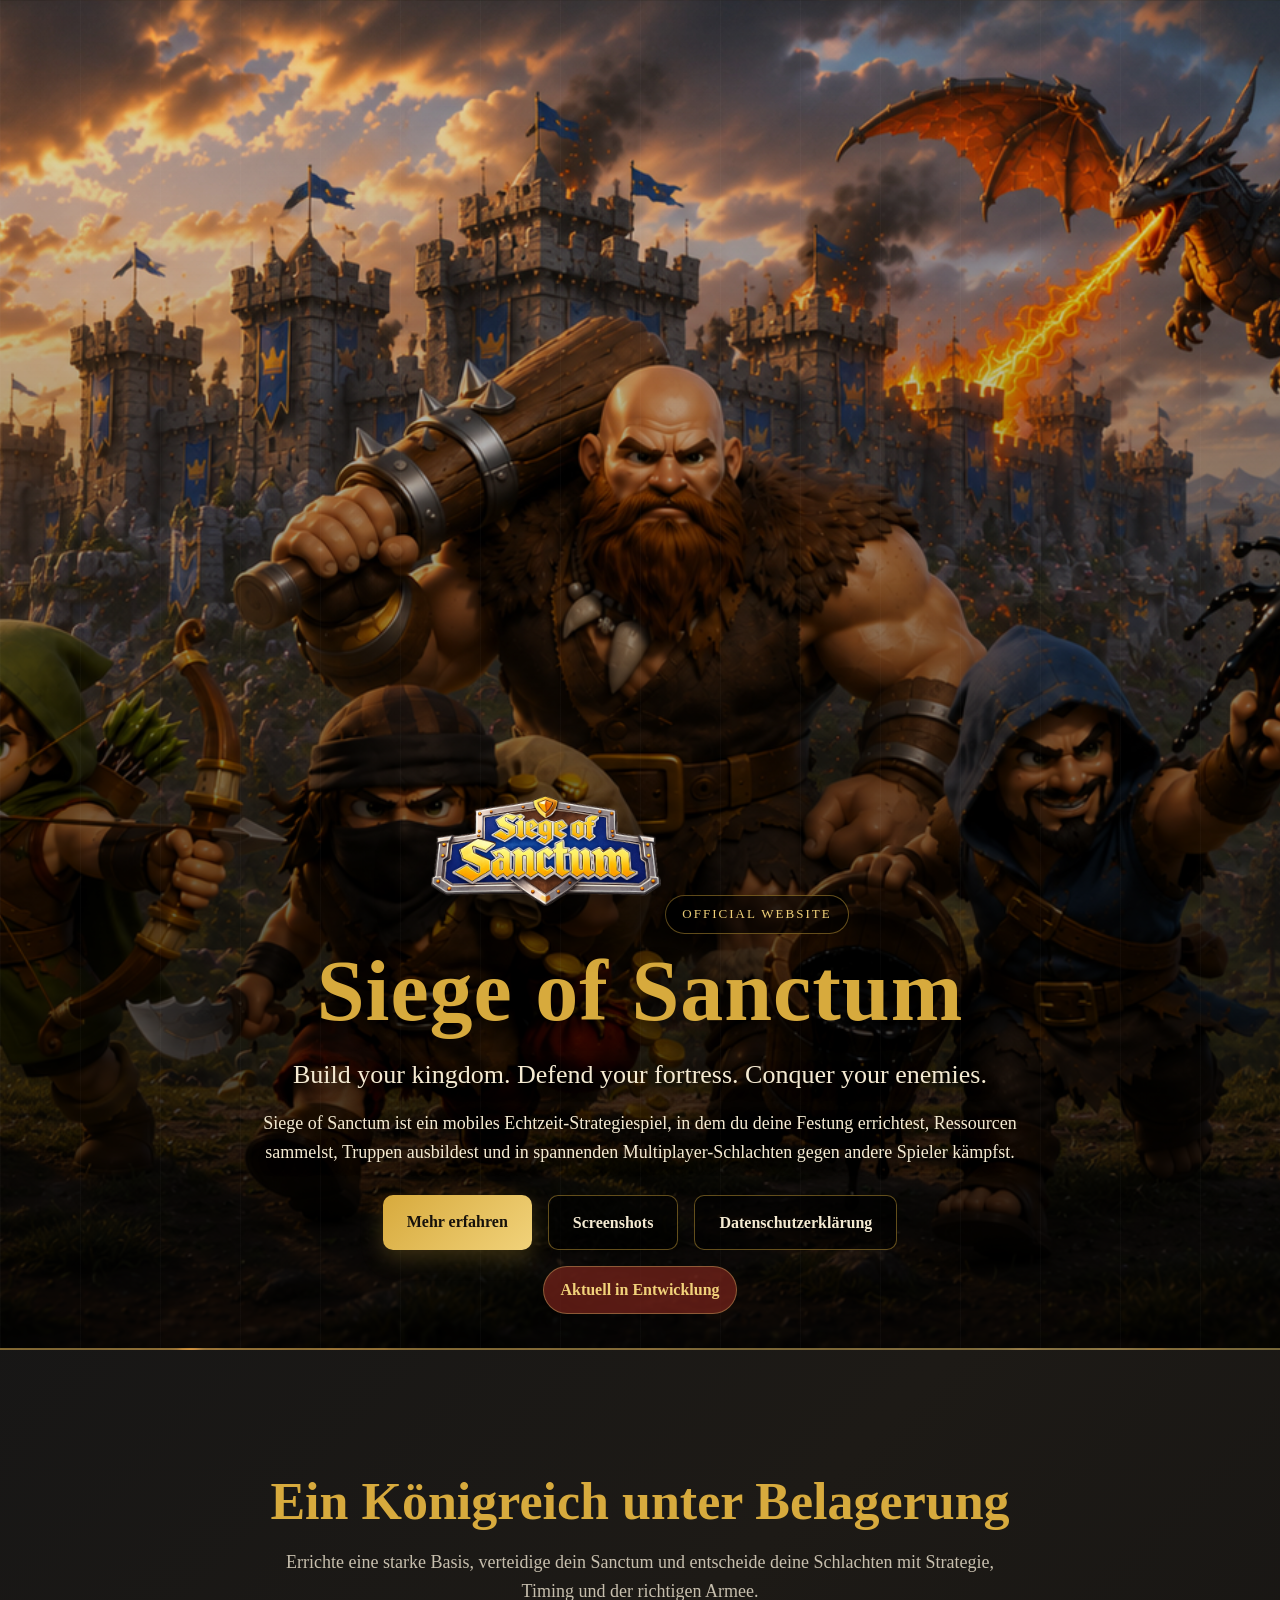
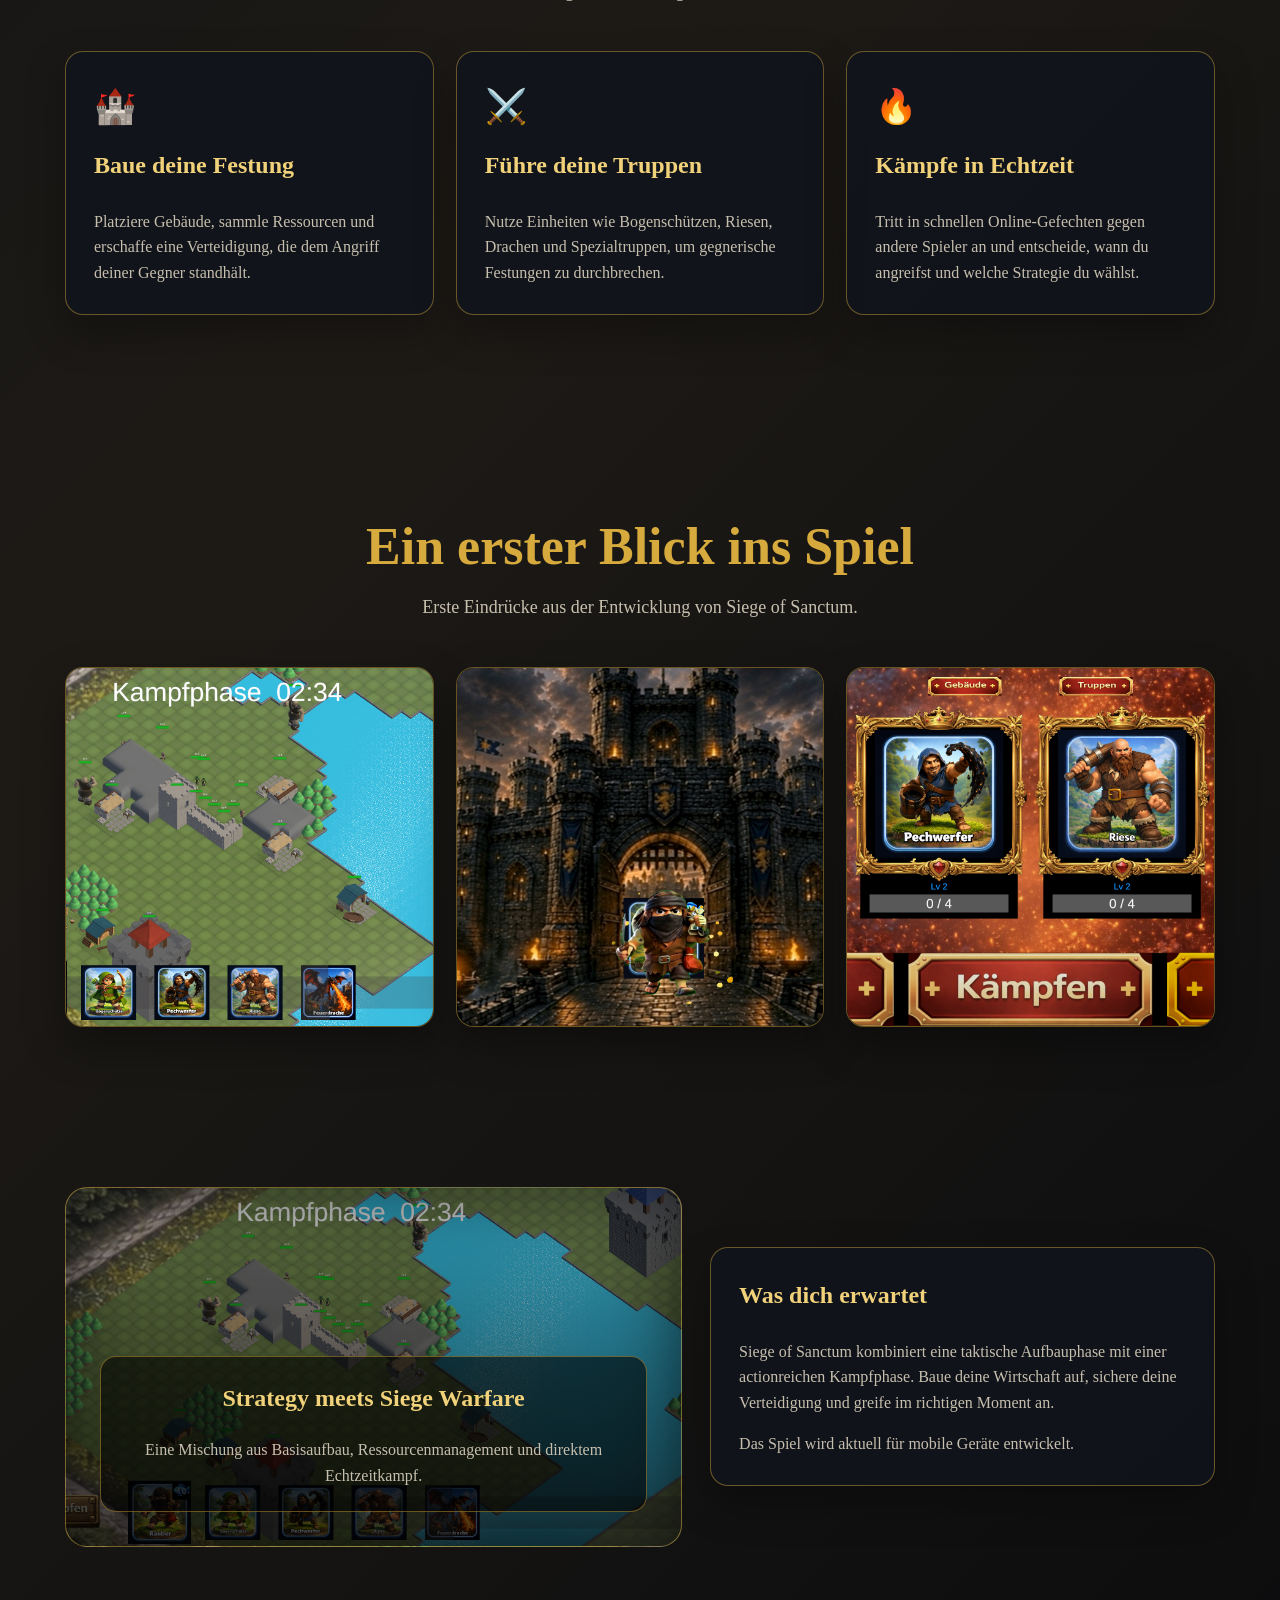
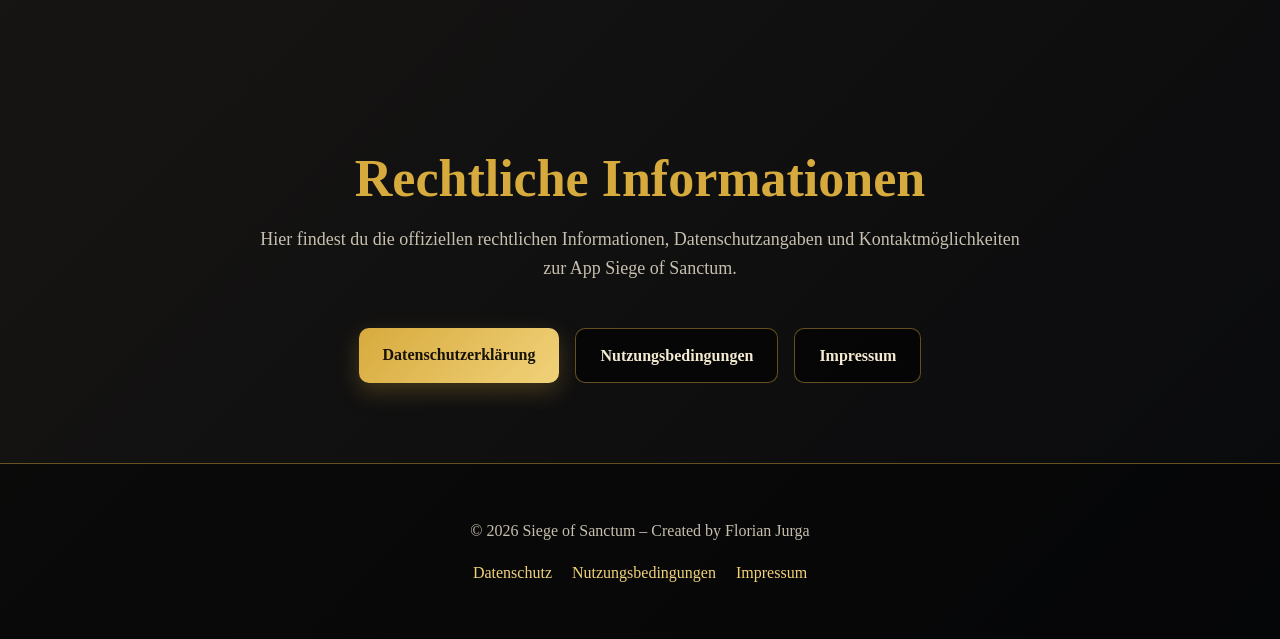
<file: index.html>
<!DOCTYPE html>
<html lang="de">

<head>
    <meta charset="UTF-8">
    <meta name="viewport" content="width=device-width, initial-scale=1.0">
    <title>Siege of Sanctum – Official Website</title>

    <style>
        :root {
            --bg-dark: #0f1115;
            --bg-card: rgba(17, 20, 28, 0.88);
            --gold: #d7aa3d;
            --gold-light: #f1d27a;
            --text-main: #f4ead2;
            --text-muted: #c7bfae;
            --border: rgba(215, 170, 61, 0.45);
            --red: #7b241c;
        }

        * {
            box-sizing: border-box;
        }

        html {
            scroll-behavior: smooth;
        }

        body {
            margin: 0;
            font-family: Georgia, "Times New Roman", serif;
            background:
                radial-gradient(circle at top, rgba(215, 170, 61, 0.18), transparent 35%),
                linear-gradient(135deg, #0f1115 0%, #1d1a16 45%, #090a0d 100%);
            color: var(--text-main);
            line-height: 1.6;
        }

        a {
            color: inherit;
        }

        .hero {
            min-height: 150vh;
            height: 150vh;
            display: block;
            text-align: center;
            padding: 0;
            position: relative;
            overflow: hidden;
            border-bottom: 2px solid var(--border);
            background-image:
                linear-gradient(rgba(0, 0, 0, 0.04), rgba(0, 0, 0, 0.86)),
                url("assets/hero.jpg");
            background-size: cover;
            background-position: center top;
        }

        .hero::before {
            content: "";
            position: absolute;
            inset: 0;
            background:
                repeating-linear-gradient(
                    90deg,
                    rgba(255,255,255,0.025) 0px,
                    rgba(255,255,255,0.025) 1px,
                    transparent 1px,
                    transparent 80px
                );
            pointer-events: none;
            z-index: 0;
        }

        .hero-content {
            position: absolute;
            left: 50%;
            bottom: 34px;
            transform: translateX(-50%);
            width: 100%;
            max-width: 1050px;
            z-index: 1;
            padding: 0 20px;
        }

        .game-logo {
            width: min(230px, 58vw);
            height: auto;
            margin-bottom: 12px;
            filter: drop-shadow(0 14px 26px rgba(0,0,0,0.85));
        }

        .eyebrow {
            display: inline-block;
            color: var(--gold-light);
            border: 1px solid var(--border);
            padding: 8px 16px;
            border-radius: 999px;
            letter-spacing: 2px;
            text-transform: uppercase;
            font-size: 13px;
            margin-bottom: 14px;
            background: rgba(0, 0, 0, 0.60);
        }

        h1 {
            margin: 0;
            font-size: clamp(44px, 7vw, 86px);
            line-height: 1;
            color: var(--gold);
            text-shadow: 0 8px 20px rgba(0,0,0,0.95);
            letter-spacing: 1px;
        }

        .subtitle {
            margin: 20px auto 0;
            max-width: 760px;
            font-size: clamp(18px, 2.5vw, 26px);
            color: var(--text-main);
            text-shadow: 0 4px 14px rgba(0,0,0,0.95);
        }

        .hero-text {
            margin: 14px auto 0;
            max-width: 780px;
            color: var(--text-main);
            font-size: 18px;
            text-shadow: 0 4px 14px rgba(0,0,0,0.95);
        }

        .hero-buttons {
            display: flex;
            flex-wrap: wrap;
            justify-content: center;
            gap: 16px;
            margin-top: 28px;
        }

        .btn {
            display: inline-block;
            text-decoration: none;
            padding: 14px 24px;
            border-radius: 10px;
            font-weight: bold;
            transition: 0.2s ease;
        }

        .btn-primary {
            background: linear-gradient(135deg, var(--gold), var(--gold-light));
            color: #17120b;
            box-shadow: 0 8px 22px rgba(215, 170, 61, 0.25);
        }

        .btn-primary:hover {
            transform: translateY(-2px);
            box-shadow: 0 12px 26px rgba(215, 170, 61, 0.38);
        }

        .btn-secondary {
            border: 1px solid var(--border);
            background: rgba(0,0,0,0.60);
            color: var(--text-main);
        }

        .btn-secondary:hover {
            background: rgba(215, 170, 61, 0.12);
        }

        .status {
            display: inline-block;
            margin-top: 16px;
            padding: 10px 16px;
            border-radius: 999px;
            background: rgba(123, 36, 28, 0.70);
            border: 1px solid rgba(241, 210, 122, 0.35);
            color: var(--gold-light);
            font-weight: bold;
        }

        .section {
            padding: 80px 20px;
        }

        .container {
            max-width: 1150px;
            margin: 0 auto;
        }

        .section-title {
            text-align: center;
            margin-bottom: 18px;
            color: var(--gold);
            font-size: clamp(32px, 5vw, 52px);
            line-height: 1.1;
        }

        .section-intro {
            text-align: center;
            max-width: 760px;
            margin: 0 auto 45px;
            color: var(--text-muted);
            font-size: 18px;
        }

        .grid {
            display: grid;
            grid-template-columns: repeat(3, 1fr);
            gap: 22px;
        }

        .card {
            background: var(--bg-card);
            border: 1px solid var(--border);
            border-radius: 18px;
            padding: 28px;
            box-shadow: 0 18px 40px rgba(0,0,0,0.28);
        }

        .card h3 {
            color: var(--gold-light);
            margin-top: 0;
            font-size: 24px;
        }

        .card p {
            color: var(--text-muted);
            margin-bottom: 0;
        }

        .feature-icon {
            font-size: 34px;
            margin-bottom: 12px;
        }

        .screenshots {
            display: grid;
            grid-template-columns: repeat(3, 1fr);
            gap: 22px;
        }

        .screenshots img {
            width: 100%;
            height: 360px;
            object-fit: cover;
            border-radius: 18px;
            border: 1px solid var(--border);
            box-shadow: 0 18px 40px rgba(0,0,0,0.35);
            background: rgba(0,0,0,0.35);
        }

        .showcase {
            display: grid;
            grid-template-columns: 1.1fr 0.9fr;
            gap: 28px;
            align-items: center;
        }

        .showcase-box {
            min-height: 360px;
            border-radius: 22px;
            border: 1px solid var(--border);
            background:
                linear-gradient(rgba(0,0,0,0.20), rgba(0,0,0,0.65)),
                url("assets/screenshot-1.jpg");
            background-size: cover;
            background-position: center;
            display: flex;
            align-items: end;
            justify-content: center;
            text-align: center;
            padding: 34px;
            box-shadow: inset 0 0 80px rgba(0,0,0,0.65);
        }

        .showcase-box-content {
            background: rgba(0,0,0,0.58);
            border: 1px solid var(--border);
            border-radius: 16px;
            padding: 22px;
            width: 100%;
        }

        .showcase-box h2 {
            margin-top: 0;
            color: var(--gold-light);
        }

        .showcase-box p {
            color: var(--text-muted);
            margin-bottom: 0;
        }

        .legal-links {
            display: flex;
            flex-wrap: wrap;
            justify-content: center;
            gap: 16px;
            margin-top: 30px;
        }

        footer {
            padding: 38px 20px;
            border-top: 1px solid var(--border);
            text-align: center;
            color: var(--text-muted);
            background: rgba(0,0,0,0.45);
        }

        footer a {
            color: var(--gold-light);
            text-decoration: none;
            margin: 0 8px;
        }

        footer a:hover {
            text-decoration: underline;
        }

        @media (max-width: 850px) {
            .grid,
            .showcase,
            .screenshots {
                grid-template-columns: 1fr;
            }

            .hero {
                height: 118vh;
                min-height: 118vh;
                background-position: center top;
            }

            .hero-content {
                bottom: 28px;
                padding: 0 16px;
            }

            .game-logo {
                width: min(190px, 60vw);
                margin-bottom: 10px;
            }

            h1 {
                font-size: clamp(40px, 11vw, 64px);
            }

            .subtitle {
                margin-top: 14px;
                font-size: 18px;
            }

            .hero-text {
                font-size: 16px;
            }

            .hero-buttons {
                gap: 10px;
                margin-top: 20px;
            }

            .btn {
                padding: 12px 18px;
            }

            .screenshots img {
                height: auto;
            }
        }
    </style>
</head>

<body>

    <header class="hero">
        <div class="hero-content">

            <img class="game-logo" src="assets/logo.png" alt="Siege of Sanctum Logo">

            <div class="eyebrow">Official Website</div>

            <h1>Siege of Sanctum</h1>

            <p class="subtitle">
                Build your kingdom. Defend your fortress. Conquer your enemies.
            </p>

            <p class="hero-text">
                Siege of Sanctum ist ein mobiles Echtzeit-Strategiespiel, in dem du deine Festung errichtest,
                Ressourcen sammelst, Truppen ausbildest und in spannenden Multiplayer-Schlachten gegen andere Spieler kämpfst.
            </p>

            <div class="hero-buttons">
                <a class="btn btn-primary" href="#game">Mehr erfahren</a>
                <a class="btn btn-secondary" href="#screenshots">Screenshots</a>
                <a class="btn btn-secondary" href="privacy-policy.html">Datenschutzerklärung</a>
            </div>

            <div class="status">
                Aktuell in Entwicklung
            </div>
        </div>
    </header>

    <main>

        <section class="section" id="game">
            <div class="container">
                <h2 class="section-title">Ein Königreich unter Belagerung</h2>

                <p class="section-intro">
                    Errichte eine starke Basis, verteidige dein Sanctum und entscheide deine Schlachten mit Strategie,
                    Timing und der richtigen Armee.
                </p>

                <div class="grid">
                    <div class="card">
                        <div class="feature-icon">🏰</div>
                        <h3>Baue deine Festung</h3>
                        <p>
                            Platziere Gebäude, sammle Ressourcen und erschaffe eine Verteidigung,
                            die dem Angriff deiner Gegner standhält.
                        </p>
                    </div>

                    <div class="card">
                        <div class="feature-icon">⚔️</div>
                        <h3>Führe deine Truppen</h3>
                        <p>
                            Nutze Einheiten wie Bogenschützen, Riesen, Drachen und Spezialtruppen,
                            um gegnerische Festungen zu durchbrechen.
                        </p>
                    </div>

                    <div class="card">
                        <div class="feature-icon">🔥</div>
                        <h3>Kämpfe in Echtzeit</h3>
                        <p>
                            Tritt in schnellen Online-Gefechten gegen andere Spieler an und entscheide,
                            wann du angreifst und welche Strategie du wählst.
                        </p>
                    </div>
                </div>
            </div>
        </section>

        <section class="section" id="screenshots">
            <div class="container">
                <h2 class="section-title">Ein erster Blick ins Spiel</h2>

                <p class="section-intro">
                    Erste Eindrücke aus der Entwicklung von Siege of Sanctum.
                </p>

                <div class="screenshots">
                    <img src="assets/screenshot-1.jpg" alt="Siege of Sanctum Screenshot 1">
                    <img src="assets/screenshot-2.jpg" alt="Siege of Sanctum Screenshot 2">
                    <img src="assets/screenshot-3.jpg" alt="Siege of Sanctum Screenshot 3">
                </div>
            </div>
        </section>

        <section class="section">
            <div class="container showcase">
                <div class="showcase-box">
                    <div class="showcase-box-content">
                        <h2>Strategy meets Siege Warfare</h2>
                        <p>
                            Eine Mischung aus Basisaufbau, Ressourcenmanagement und direktem Echtzeitkampf.
                        </p>
                    </div>
                </div>

                <div class="card">
                    <h3>Was dich erwartet</h3>
                    <p>
                        Siege of Sanctum kombiniert eine taktische Aufbauphase mit einer actionreichen Kampfphase.
                        Baue deine Wirtschaft auf, sichere deine Verteidigung und greife im richtigen Moment an.
                    </p>
                    <p>
                        Das Spiel wird aktuell für mobile Geräte entwickelt.
                    </p>
                </div>
            </div>
        </section>

        <section class="section">
            <div class="container">
                <h2 class="section-title">Rechtliche Informationen</h2>

                <p class="section-intro">
                    Hier findest du die offiziellen rechtlichen Informationen, Datenschutzangaben und Kontaktmöglichkeiten
                    zur App Siege of Sanctum.
                </p>

                <div class="legal-links">
                    <a class="btn btn-primary" href="privacy-policy.html">Datenschutzerklärung</a>
                    <a class="btn btn-secondary" href="terms-of-service.html">Nutzungsbedingungen</a>
                    <a class="btn btn-secondary" href="imprint.html">Impressum</a>
                </div>
            </div>
        </section>

    </main>

    <footer>
        <p>© 2026 Siege of Sanctum – Created by Florian Jurga</p>
        <p>
            <a href="privacy-policy.html">Datenschutz</a>
            <a href="terms-of-service.html">Nutzungsbedingungen</a>
            <a href="imprint.html">Impressum</a>
        </p>
    </footer>

</body>

</html>
</file>
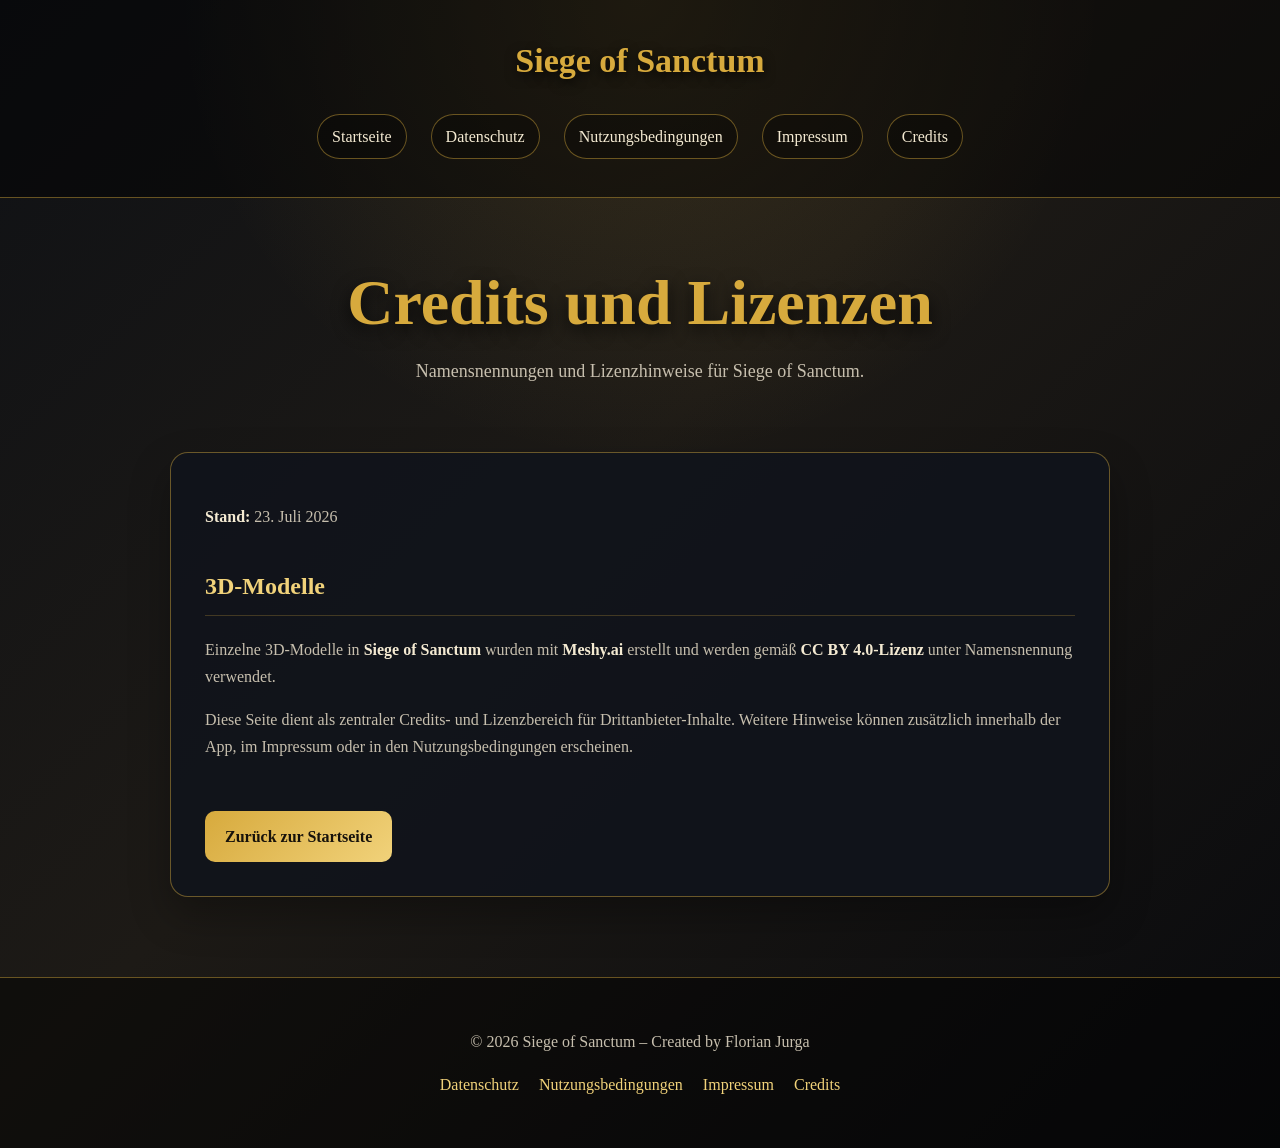
<file: credits.html>
<!DOCTYPE html>
<html lang="de">

<head>
    <meta charset="UTF-8">
    <meta name="viewport" content="width=device-width, initial-scale=1.0">
    <title>Credits und Lizenzen – Siege of Sanctum</title>
    <link rel="stylesheet" href="style.css">
</head>

<body>

<header class="site-header">
    <a href="index.html" class="logo">Siege of Sanctum</a>

    <nav class="nav">
        <a href="index.html">Startseite</a>
        <a href="privacy-policy.html">Datenschutz</a>
        <a href="terms-of-service.html">Nutzungsbedingungen</a>
        <a href="imprint.html">Impressum</a>
        <a href="credits.html">Credits</a>
    </nav>
</header>

<section class="page-hero">
    <h1>Credits und Lizenzen</h1>
    <p>Namensnennungen und Lizenzhinweise für Siege of Sanctum.</p>
</section>

<main class="container">
    <article class="legal-card">

        <p><strong>Stand:</strong> 23. Juli 2026</p>

        <h2>3D-Modelle</h2>
        <p>
            Einzelne 3D-Modelle in <strong>Siege of Sanctum</strong> wurden mit <strong>Meshy.ai</strong>
            erstellt und werden gemäß <strong>CC BY 4.0-Lizenz</strong> unter Namensnennung verwendet.
        </p>
        <p>
            Diese Seite dient als zentraler Credits- und Lizenzbereich für Drittanbieter-Inhalte. Weitere
            Hinweise können zusätzlich innerhalb der App, im Impressum oder in den Nutzungsbedingungen erscheinen.
        </p>

        <a href="index.html" class="back-link">Zurück zur Startseite</a>

    </article>
</main>

<footer class="footer">
    <p>© 2026 Siege of Sanctum – Created by Florian Jurga</p>
    <p>
        <a href="privacy-policy.html">Datenschutz</a>
        <a href="terms-of-service.html">Nutzungsbedingungen</a>
        <a href="imprint.html">Impressum</a>
        <a href="credits.html">Credits</a>
    </p>
</footer>

</body>
</html>
</file>
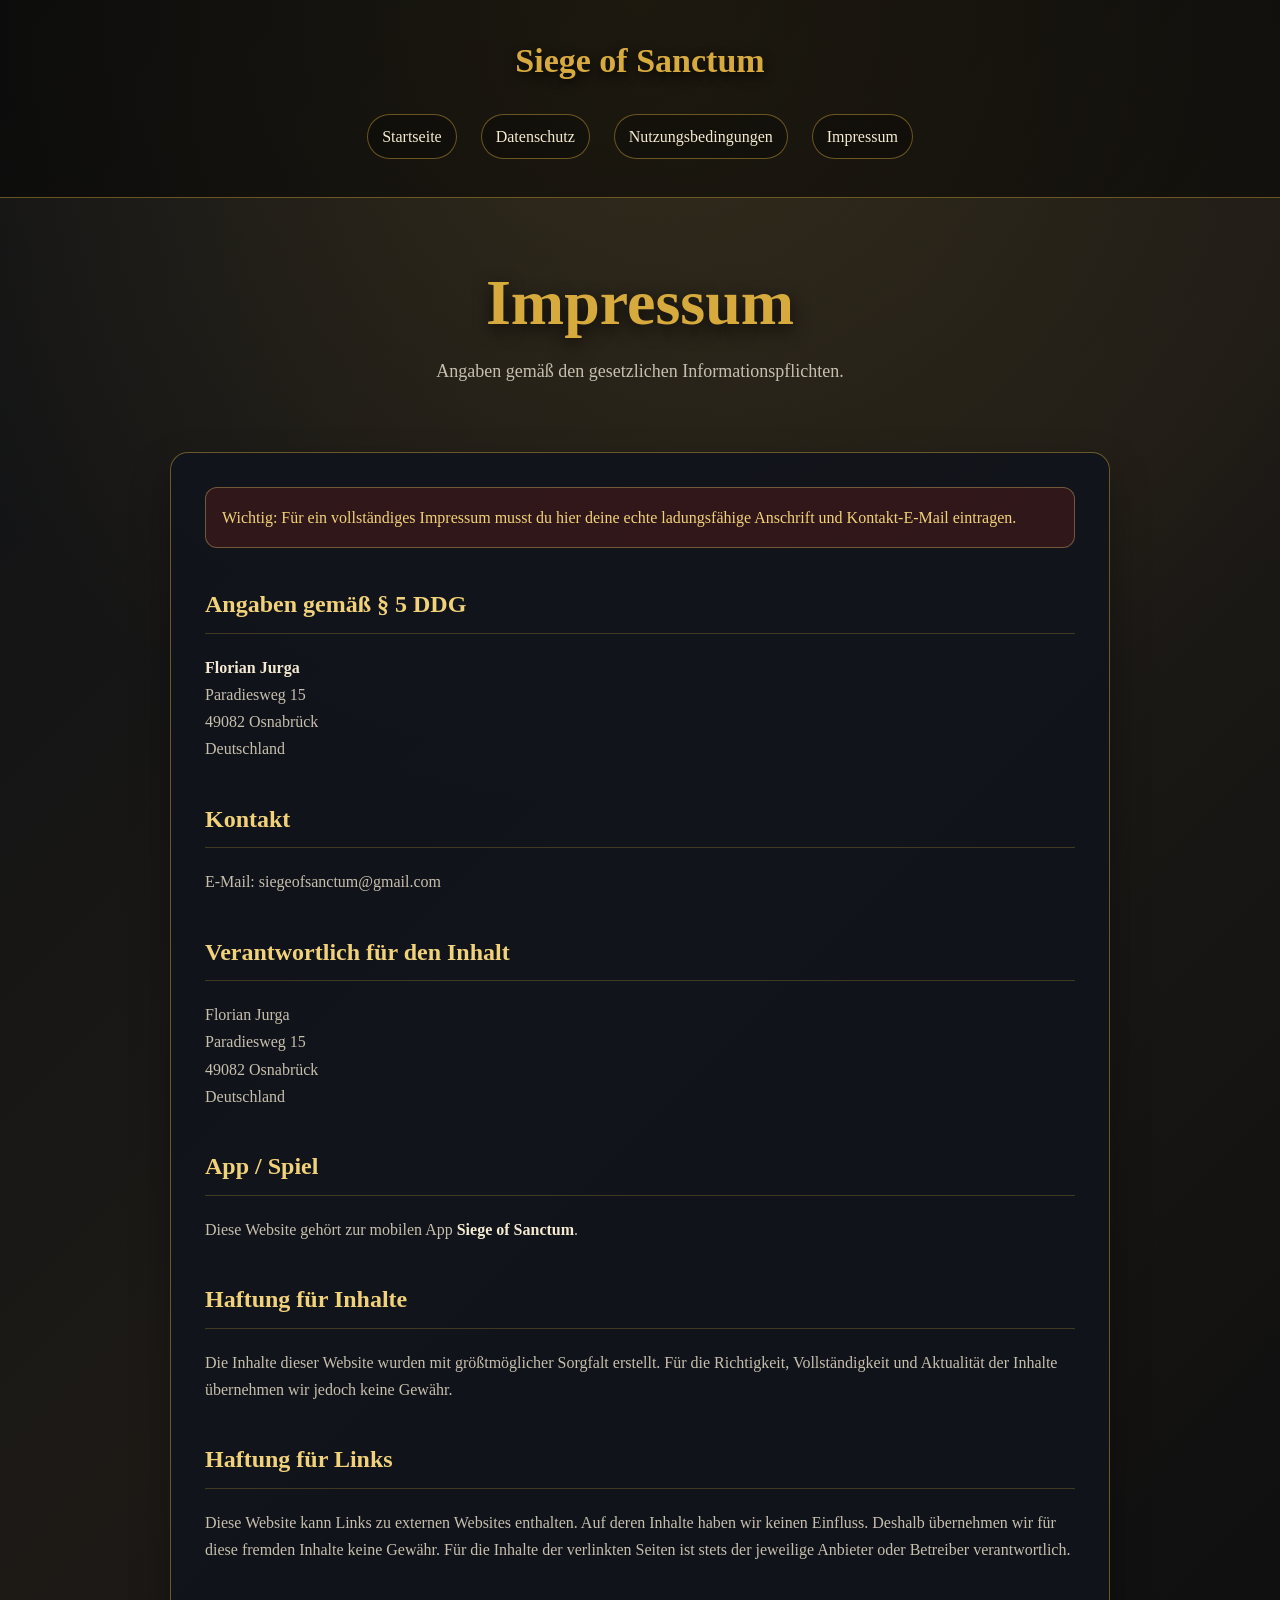
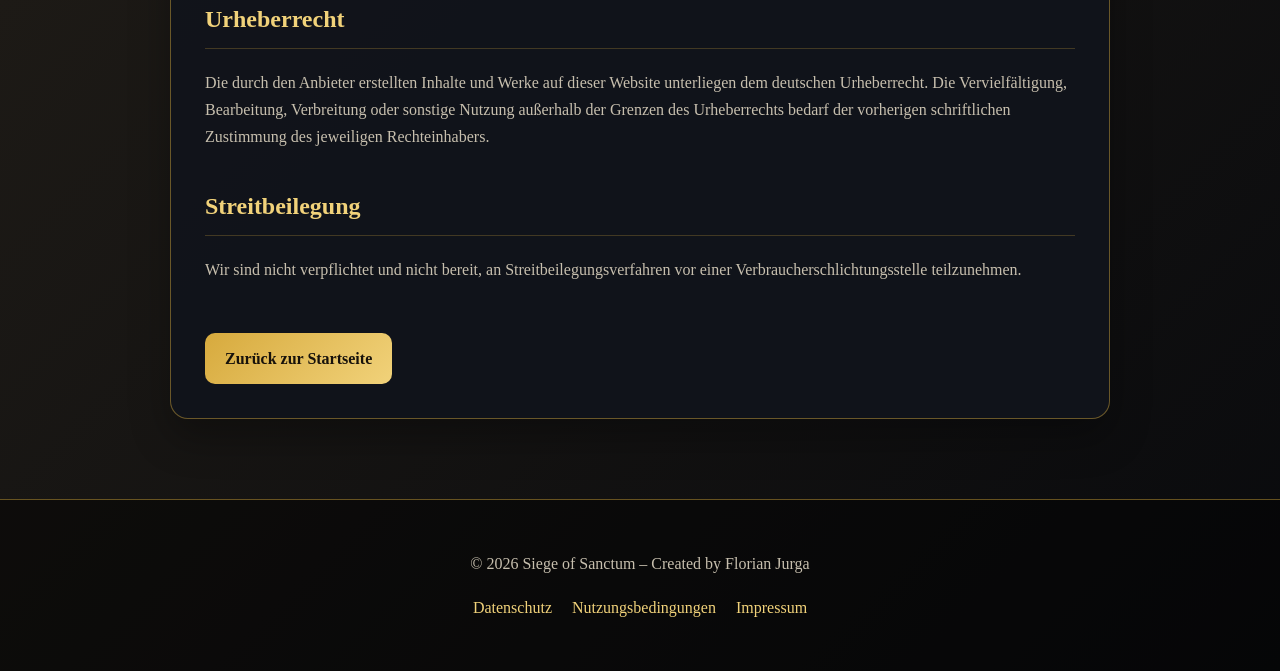
<file: imprint.html>
<!DOCTYPE html>
<html lang="de">

<head>
    <meta charset="UTF-8">
    <meta name="viewport" content="width=device-width, initial-scale=1.0">
    <title>Impressum – Siege of Sanctum</title>
    <link rel="stylesheet" href="style.css">
</head>

<body>

<header class="site-header">
    <a href="index.html" class="logo">Siege of Sanctum</a>

    <nav class="nav">
        <a href="index.html">Startseite</a>
        <a href="privacy-policy.html">Datenschutz</a>
        <a href="terms-of-service.html">Nutzungsbedingungen</a>
        <a href="imprint.html">Impressum</a>
    </nav>
</header>

<section class="page-hero">
    <h1>Impressum</h1>
    <p>Angaben gemäß den gesetzlichen Informationspflichten.</p>
</section>

<main class="container">
    <article class="legal-card">

        <div class="notice">
            Wichtig: Für ein vollständiges Impressum musst du hier deine echte ladungsfähige Anschrift und Kontakt-E-Mail eintragen.
        </div>

        <h2>Angaben gemäß § 5 DDG</h2>
        <p>
            <strong>Florian Jurga</strong><br>
            Paradiesweg 15<br>
            49082 Osnabrück<br>
            Deutschland
        </p>

        <h2>Kontakt</h2>
        <p>
            E-Mail: siegeofsanctum@gmail.com
        </p>

        <h2>Verantwortlich für den Inhalt</h2>
        <p>
            Florian Jurga<br>
            Paradiesweg 15<br>
            49082 Osnabrück<br>
            Deutschland
        </p>

        <h2>App / Spiel</h2>
        <p>
            Diese Website gehört zur mobilen App <strong>Siege of Sanctum</strong>.
        </p>

        <h2>Haftung für Inhalte</h2>
        <p>
            Die Inhalte dieser Website wurden mit größtmöglicher Sorgfalt erstellt.
            Für die Richtigkeit, Vollständigkeit und Aktualität der Inhalte übernehmen wir jedoch keine Gewähr.
        </p>

        <h2>Haftung für Links</h2>
        <p>
            Diese Website kann Links zu externen Websites enthalten. Auf deren Inhalte haben wir keinen Einfluss.
            Deshalb übernehmen wir für diese fremden Inhalte keine Gewähr. Für die Inhalte der verlinkten Seiten
            ist stets der jeweilige Anbieter oder Betreiber verantwortlich.
        </p>

        <h2>Urheberrecht</h2>
        <p>
            Die durch den Anbieter erstellten Inhalte und Werke auf dieser Website unterliegen dem deutschen
            Urheberrecht. Die Vervielfältigung, Bearbeitung, Verbreitung oder sonstige Nutzung außerhalb der Grenzen
            des Urheberrechts bedarf der vorherigen schriftlichen Zustimmung des jeweiligen Rechteinhabers.
        </p>

        <h2>Streitbeilegung</h2>
        <p>
            Wir sind nicht verpflichtet und nicht bereit, an Streitbeilegungsverfahren vor einer
            Verbraucherschlichtungsstelle teilzunehmen.
        </p>

        <a href="index.html" class="back-link">Zurück zur Startseite</a>

    </article>
</main>

<footer class="footer">
    <p>© 2026 Siege of Sanctum – Created by Florian Jurga</p>
    <p>
        <a href="privacy-policy.html">Datenschutz</a>
        <a href="terms-of-service.html">Nutzungsbedingungen</a>
        <a href="imprint.html">Impressum</a>
    </p>
</footer>

</body>
</html>
</file>
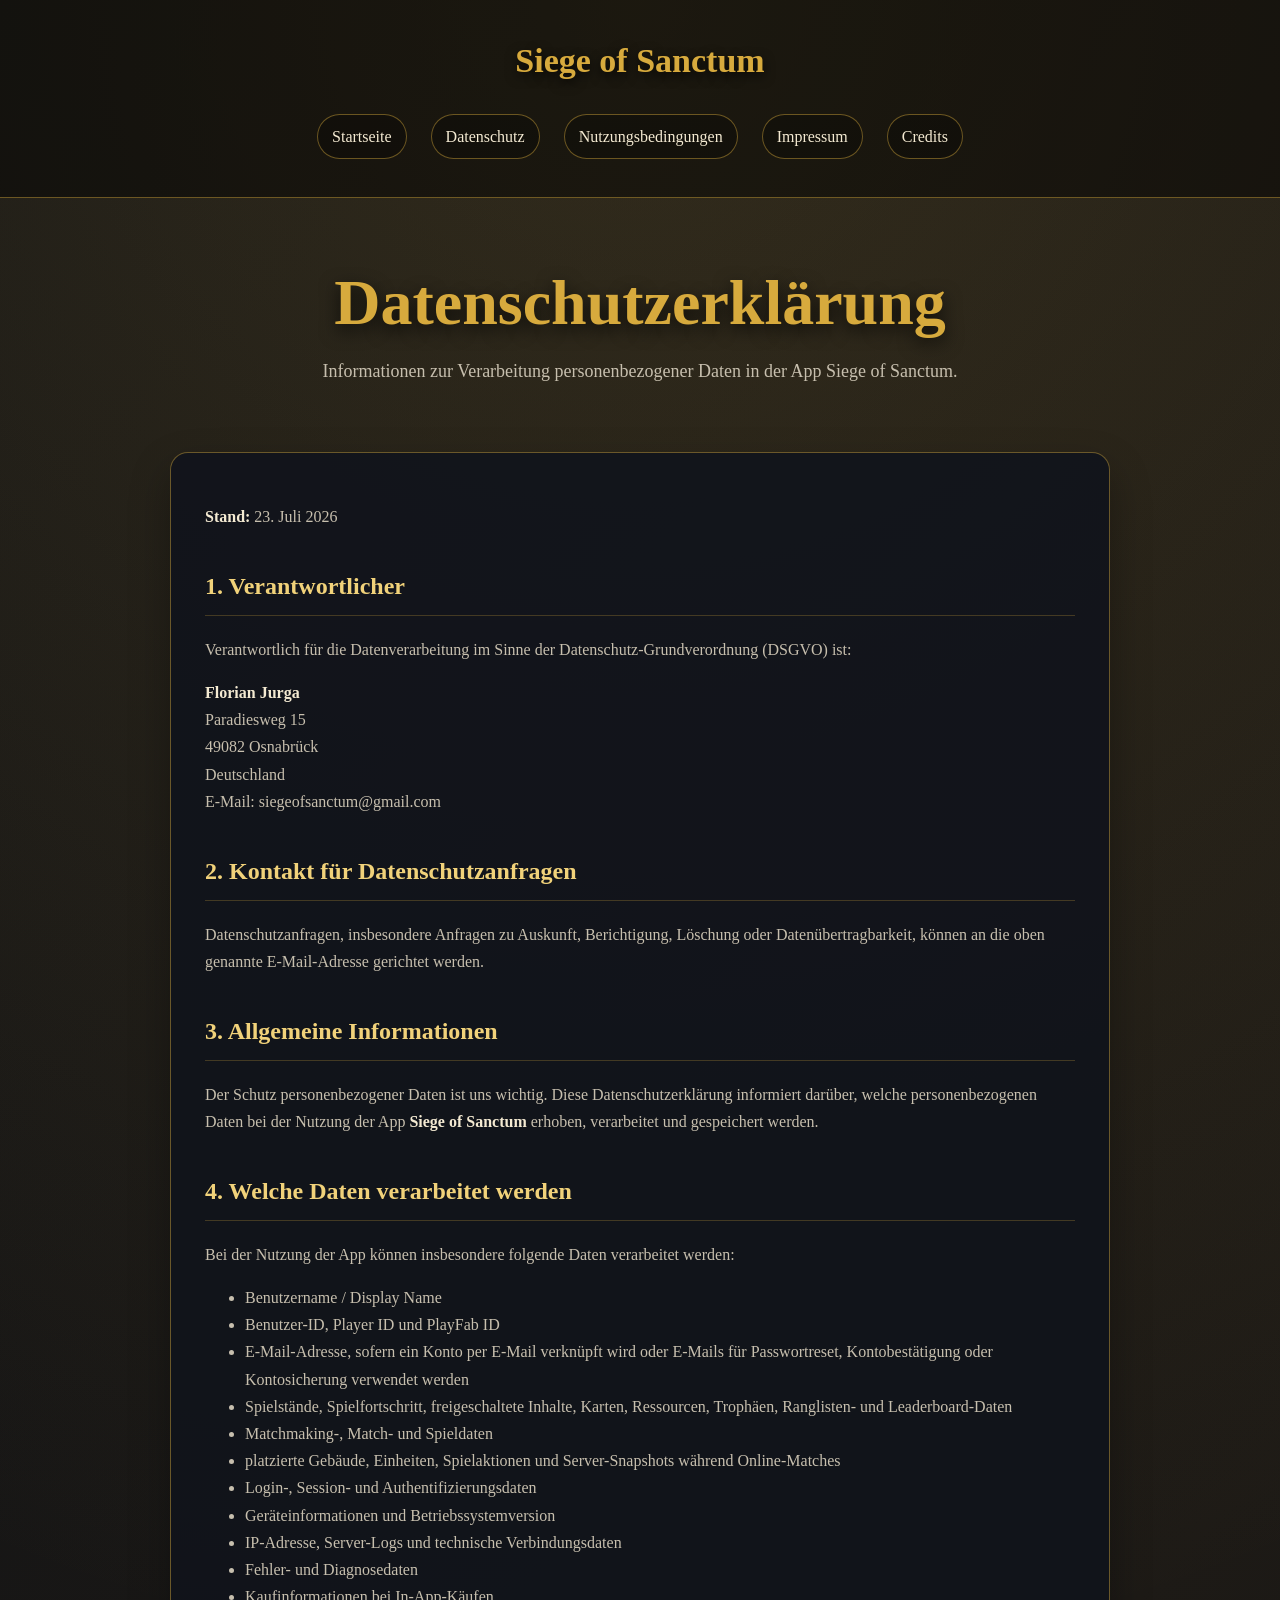
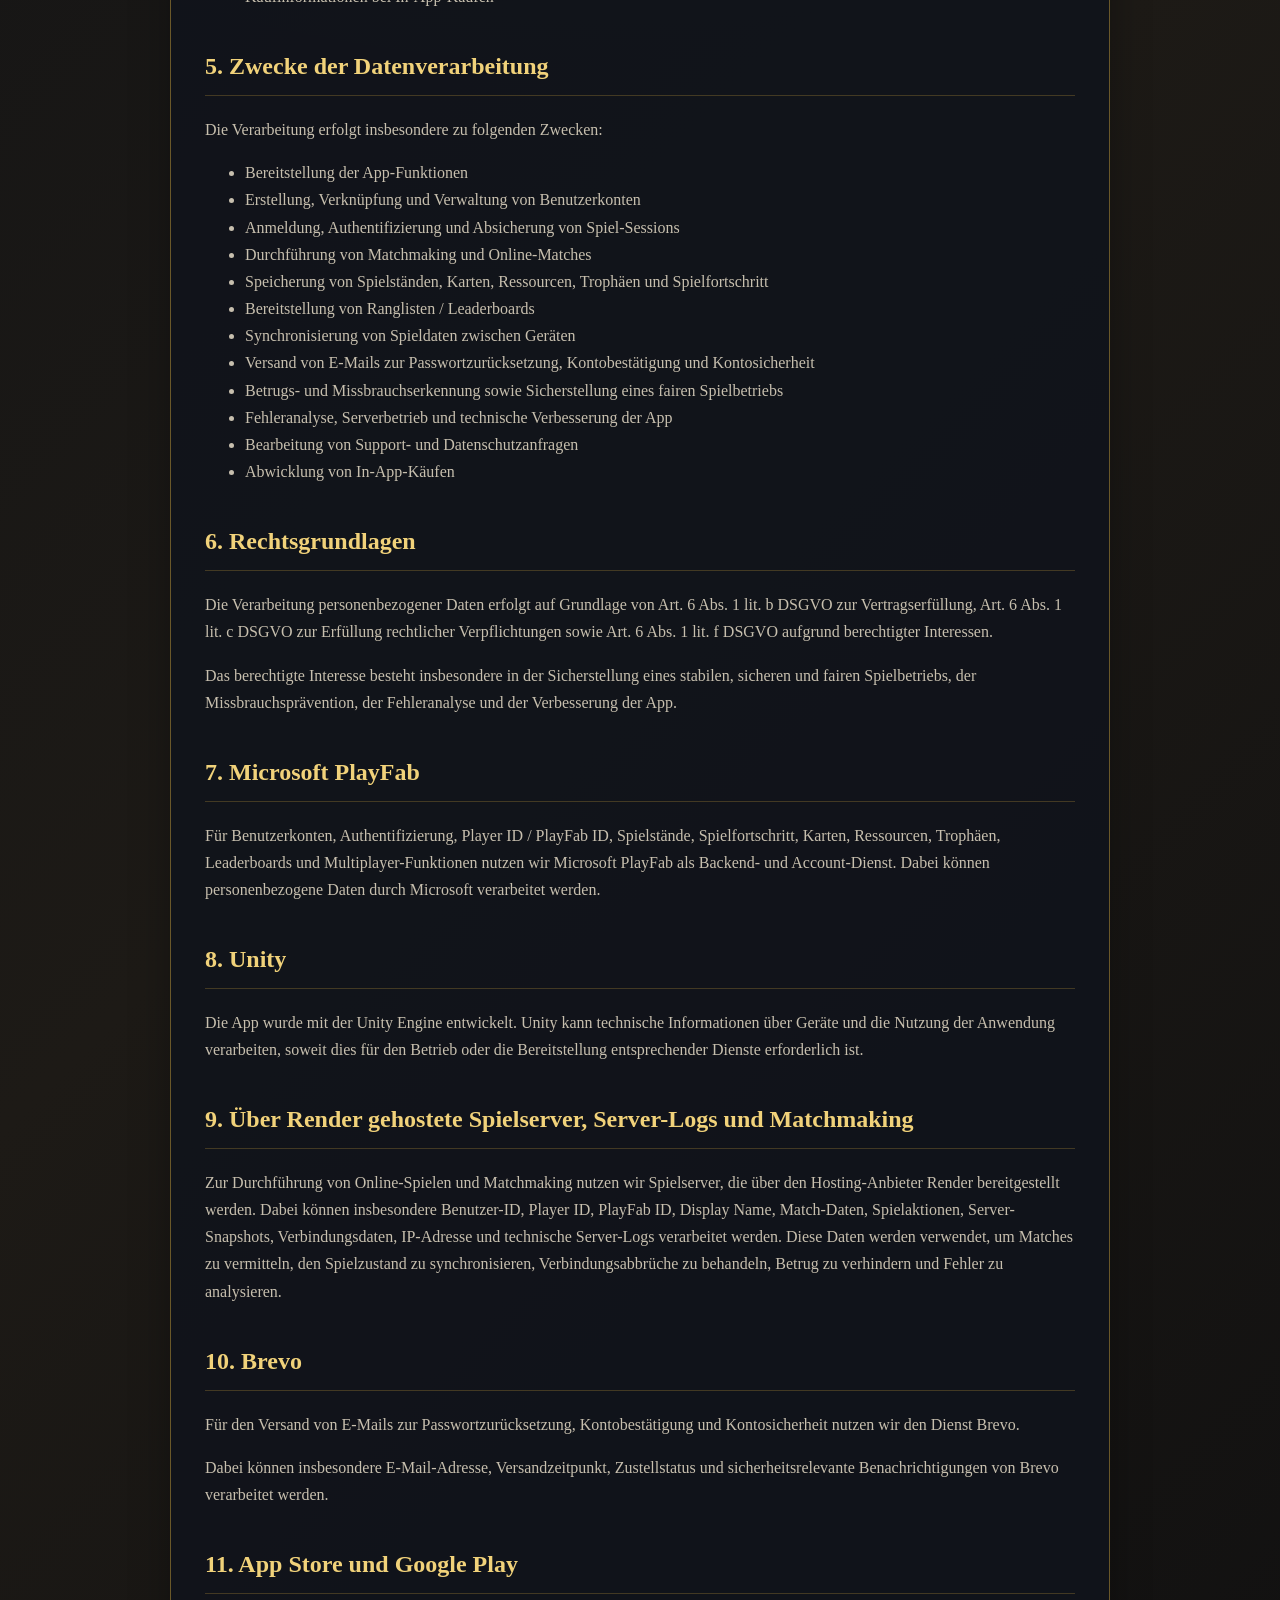
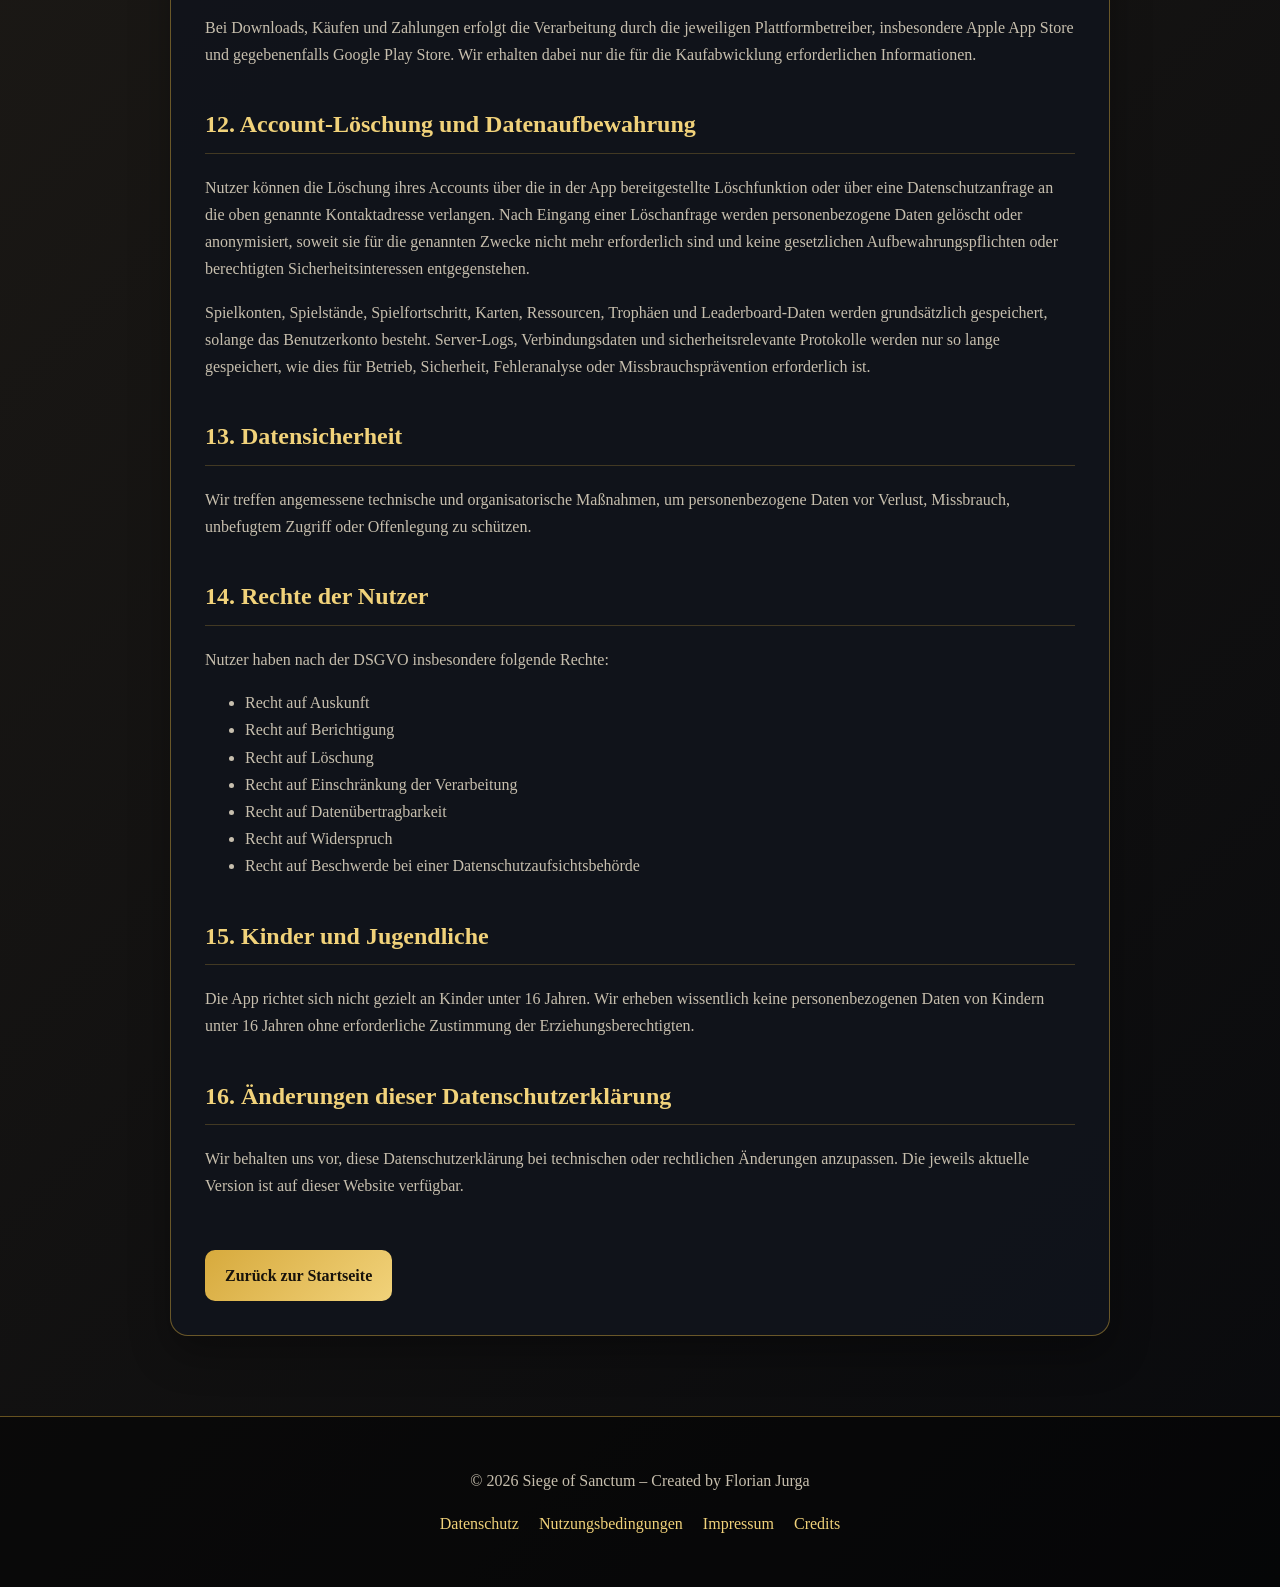
<file: privacy-policy.html>
<!DOCTYPE html>
<html lang="de">

<head>
    <meta charset="UTF-8">
    <meta name="viewport" content="width=device-width, initial-scale=1.0">
    <title>Datenschutzerklärung – Siege of Sanctum</title>
    <link rel="stylesheet" href="style.css">
</head>

<body>

<header class="site-header">
    <a href="index.html" class="logo">Siege of Sanctum</a>

    <nav class="nav">
        <a href="index.html">Startseite</a>
        <a href="privacy-policy.html">Datenschutz</a>
        <a href="terms-of-service.html">Nutzungsbedingungen</a>
        <a href="imprint.html">Impressum</a>
        <a href="credits.html">Credits</a>
    </nav>
</header>

<section class="page-hero">
    <h1>Datenschutzerklärung</h1>
    <p>Informationen zur Verarbeitung personenbezogener Daten in der App Siege of Sanctum.</p>
</section>

<main class="container">
    <article class="legal-card">

        <p><strong>Stand:</strong> 23. Juli 2026</p>

        <h2>1. Verantwortlicher</h2>
        <p>
            Verantwortlich für die Datenverarbeitung im Sinne der Datenschutz-Grundverordnung (DSGVO) ist:
        </p>
        <p>
            <strong>Florian Jurga</strong><br>
            Paradiesweg 15<br>
            49082 Osnabrück<br>
            Deutschland<br>
            E-Mail: siegeofsanctum@gmail.com
        </p>

        <h2>2. Kontakt für Datenschutzanfragen</h2>
        <p>
            Datenschutzanfragen, insbesondere Anfragen zu Auskunft, Berichtigung, Löschung oder
            Datenübertragbarkeit, können an die oben genannte E-Mail-Adresse gerichtet werden.
        </p>

        <h2>3. Allgemeine Informationen</h2>
        <p>
            Der Schutz personenbezogener Daten ist uns wichtig. Diese Datenschutzerklärung informiert darüber,
            welche personenbezogenen Daten bei der Nutzung der App <strong>Siege of Sanctum</strong> erhoben,
            verarbeitet und gespeichert werden.
        </p>

        <h2>4. Welche Daten verarbeitet werden</h2>
        <p>
            Bei der Nutzung der App können insbesondere folgende Daten verarbeitet werden:
        </p>
        <ul>
            <li>Benutzername / Display Name</li>
            <li>Benutzer-ID, Player ID und PlayFab ID</li>
            <li>E-Mail-Adresse, sofern ein Konto per E-Mail verknüpft wird oder E-Mails für Passwortreset, Kontobestätigung oder Kontosicherung verwendet werden</li>
            <li>Spielstände, Spielfortschritt, freigeschaltete Inhalte, Karten, Ressourcen, Trophäen, Ranglisten- und Leaderboard-Daten</li>
            <li>Matchmaking-, Match- und Spieldaten</li>
            <li>platzierte Gebäude, Einheiten, Spielaktionen und Server-Snapshots während Online-Matches</li>
            <li>Login-, Session- und Authentifizierungsdaten</li>
            <li>Geräteinformationen und Betriebssystemversion</li>
            <li>IP-Adresse, Server-Logs und technische Verbindungsdaten</li>
            <li>Fehler- und Diagnosedaten</li>
            <li>Kaufinformationen bei In-App-Käufen</li>
        </ul>

        <h2>5. Zwecke der Datenverarbeitung</h2>
        <p>
            Die Verarbeitung erfolgt insbesondere zu folgenden Zwecken:
        </p>
        <ul>
            <li>Bereitstellung der App-Funktionen</li>
            <li>Erstellung, Verknüpfung und Verwaltung von Benutzerkonten</li>
            <li>Anmeldung, Authentifizierung und Absicherung von Spiel-Sessions</li>
            <li>Durchführung von Matchmaking und Online-Matches</li>
            <li>Speicherung von Spielständen, Karten, Ressourcen, Trophäen und Spielfortschritt</li>
            <li>Bereitstellung von Ranglisten / Leaderboards</li>
            <li>Synchronisierung von Spieldaten zwischen Geräten</li>
            <li>Versand von E-Mails zur Passwortzurücksetzung, Kontobestätigung und Kontosicherheit</li>
            <li>Betrugs- und Missbrauchserkennung sowie Sicherstellung eines fairen Spielbetriebs</li>
            <li>Fehleranalyse, Serverbetrieb und technische Verbesserung der App</li>
            <li>Bearbeitung von Support- und Datenschutzanfragen</li>
            <li>Abwicklung von In-App-Käufen</li>
        </ul>

        <h2>6. Rechtsgrundlagen</h2>
        <p>
            Die Verarbeitung personenbezogener Daten erfolgt auf Grundlage von Art. 6 Abs. 1 lit. b DSGVO
            zur Vertragserfüllung, Art. 6 Abs. 1 lit. c DSGVO zur Erfüllung rechtlicher Verpflichtungen sowie
            Art. 6 Abs. 1 lit. f DSGVO aufgrund berechtigter Interessen.
        </p>
        <p>
            Das berechtigte Interesse besteht insbesondere in der Sicherstellung eines stabilen, sicheren und
            fairen Spielbetriebs, der Missbrauchsprävention, der Fehleranalyse und der Verbesserung der App.
        </p>

        <h2>7. Microsoft PlayFab</h2>
        <p>
            Für Benutzerkonten, Authentifizierung, Player ID / PlayFab ID, Spielstände, Spielfortschritt,
            Karten, Ressourcen, Trophäen, Leaderboards und Multiplayer-Funktionen nutzen wir Microsoft PlayFab
            als Backend- und Account-Dienst. Dabei können personenbezogene Daten durch Microsoft
            verarbeitet werden.
        </p>

        <h2>8. Unity</h2>
        <p>
            Die App wurde mit der Unity Engine entwickelt. Unity kann technische Informationen über Geräte
            und die Nutzung der Anwendung verarbeiten, soweit dies für den Betrieb oder die Bereitstellung
            entsprechender Dienste erforderlich ist.
        </p>

        <h2>9. Über Render gehostete Spielserver, Server-Logs und Matchmaking</h2>
        <p>
            Zur Durchführung von Online-Spielen und Matchmaking nutzen wir Spielserver, die über den Hosting-Anbieter Render bereitgestellt werden. Dabei können
            insbesondere Benutzer-ID, Player ID, PlayFab ID, Display Name, Match-Daten, Spielaktionen,
            Server-Snapshots, Verbindungsdaten, IP-Adresse und technische Server-Logs verarbeitet werden.
            Diese Daten werden verwendet, um Matches zu vermitteln, den Spielzustand zu synchronisieren,
            Verbindungsabbrüche zu behandeln, Betrug zu verhindern und Fehler zu analysieren.
        </p>

        <h2>10. Brevo</h2>
        <p>
            Für den Versand von E-Mails zur Passwortzurücksetzung, Kontobestätigung und Kontosicherheit
            nutzen wir den Dienst Brevo.
        </p>
        <p>
            Dabei können insbesondere E-Mail-Adresse, Versandzeitpunkt, Zustellstatus und sicherheitsrelevante
            Benachrichtigungen von Brevo verarbeitet werden.
        </p>

        <h2>11. App Store und Google Play</h2>
        <p>
            Bei Downloads, Käufen und Zahlungen erfolgt die Verarbeitung durch die jeweiligen Plattformbetreiber,
            insbesondere Apple App Store und gegebenenfalls Google Play Store. Wir erhalten dabei nur die für
            die Kaufabwicklung erforderlichen Informationen.
        </p>

        <h2>12. Account-Löschung und Datenaufbewahrung</h2>
        <p>
            Nutzer können die Löschung ihres Accounts über die in der App bereitgestellte Löschfunktion oder über
            eine Datenschutzanfrage an die oben genannte Kontaktadresse verlangen. Nach Eingang einer Löschanfrage
            werden personenbezogene Daten gelöscht oder anonymisiert, soweit sie für die genannten Zwecke nicht mehr
            erforderlich sind und keine gesetzlichen Aufbewahrungspflichten oder berechtigten Sicherheitsinteressen
            entgegenstehen.
        </p>
        <p>
            Spielkonten, Spielstände, Spielfortschritt, Karten, Ressourcen, Trophäen und Leaderboard-Daten werden
            grundsätzlich gespeichert, solange das Benutzerkonto besteht. Server-Logs, Verbindungsdaten und
            sicherheitsrelevante Protokolle werden nur so lange gespeichert, wie dies für Betrieb, Sicherheit,
            Fehleranalyse oder Missbrauchsprävention erforderlich ist.
        </p>

        <h2>13. Datensicherheit</h2>
        <p>
            Wir treffen angemessene technische und organisatorische Maßnahmen, um personenbezogene Daten vor Verlust,
            Missbrauch, unbefugtem Zugriff oder Offenlegung zu schützen.
        </p>

        <h2>14. Rechte der Nutzer</h2>
        <p>
            Nutzer haben nach der DSGVO insbesondere folgende Rechte:
        </p>
        <ul>
            <li>Recht auf Auskunft</li>
            <li>Recht auf Berichtigung</li>
            <li>Recht auf Löschung</li>
            <li>Recht auf Einschränkung der Verarbeitung</li>
            <li>Recht auf Datenübertragbarkeit</li>
            <li>Recht auf Widerspruch</li>
            <li>Recht auf Beschwerde bei einer Datenschutzaufsichtsbehörde</li>
        </ul>

        <h2>15. Kinder und Jugendliche</h2>
        <p>
            Die App richtet sich nicht gezielt an Kinder unter 16 Jahren. Wir erheben wissentlich keine
            personenbezogenen Daten von Kindern unter 16 Jahren ohne erforderliche Zustimmung der Erziehungsberechtigten.
        </p>

        <h2>16. Änderungen dieser Datenschutzerklärung</h2>
        <p>
            Wir behalten uns vor, diese Datenschutzerklärung bei technischen oder rechtlichen Änderungen anzupassen.
            Die jeweils aktuelle Version ist auf dieser Website verfügbar.
        </p>

        <a href="index.html" class="back-link">Zurück zur Startseite</a>

    </article>
</main>

<footer class="footer">
    <p>© 2026 Siege of Sanctum – Created by Florian Jurga</p>
    <p>
        <a href="privacy-policy.html">Datenschutz</a>
        <a href="terms-of-service.html">Nutzungsbedingungen</a>
        <a href="imprint.html">Impressum</a>
        <a href="credits.html">Credits</a>
    </p>
</footer>

</body>
</html>
</file>
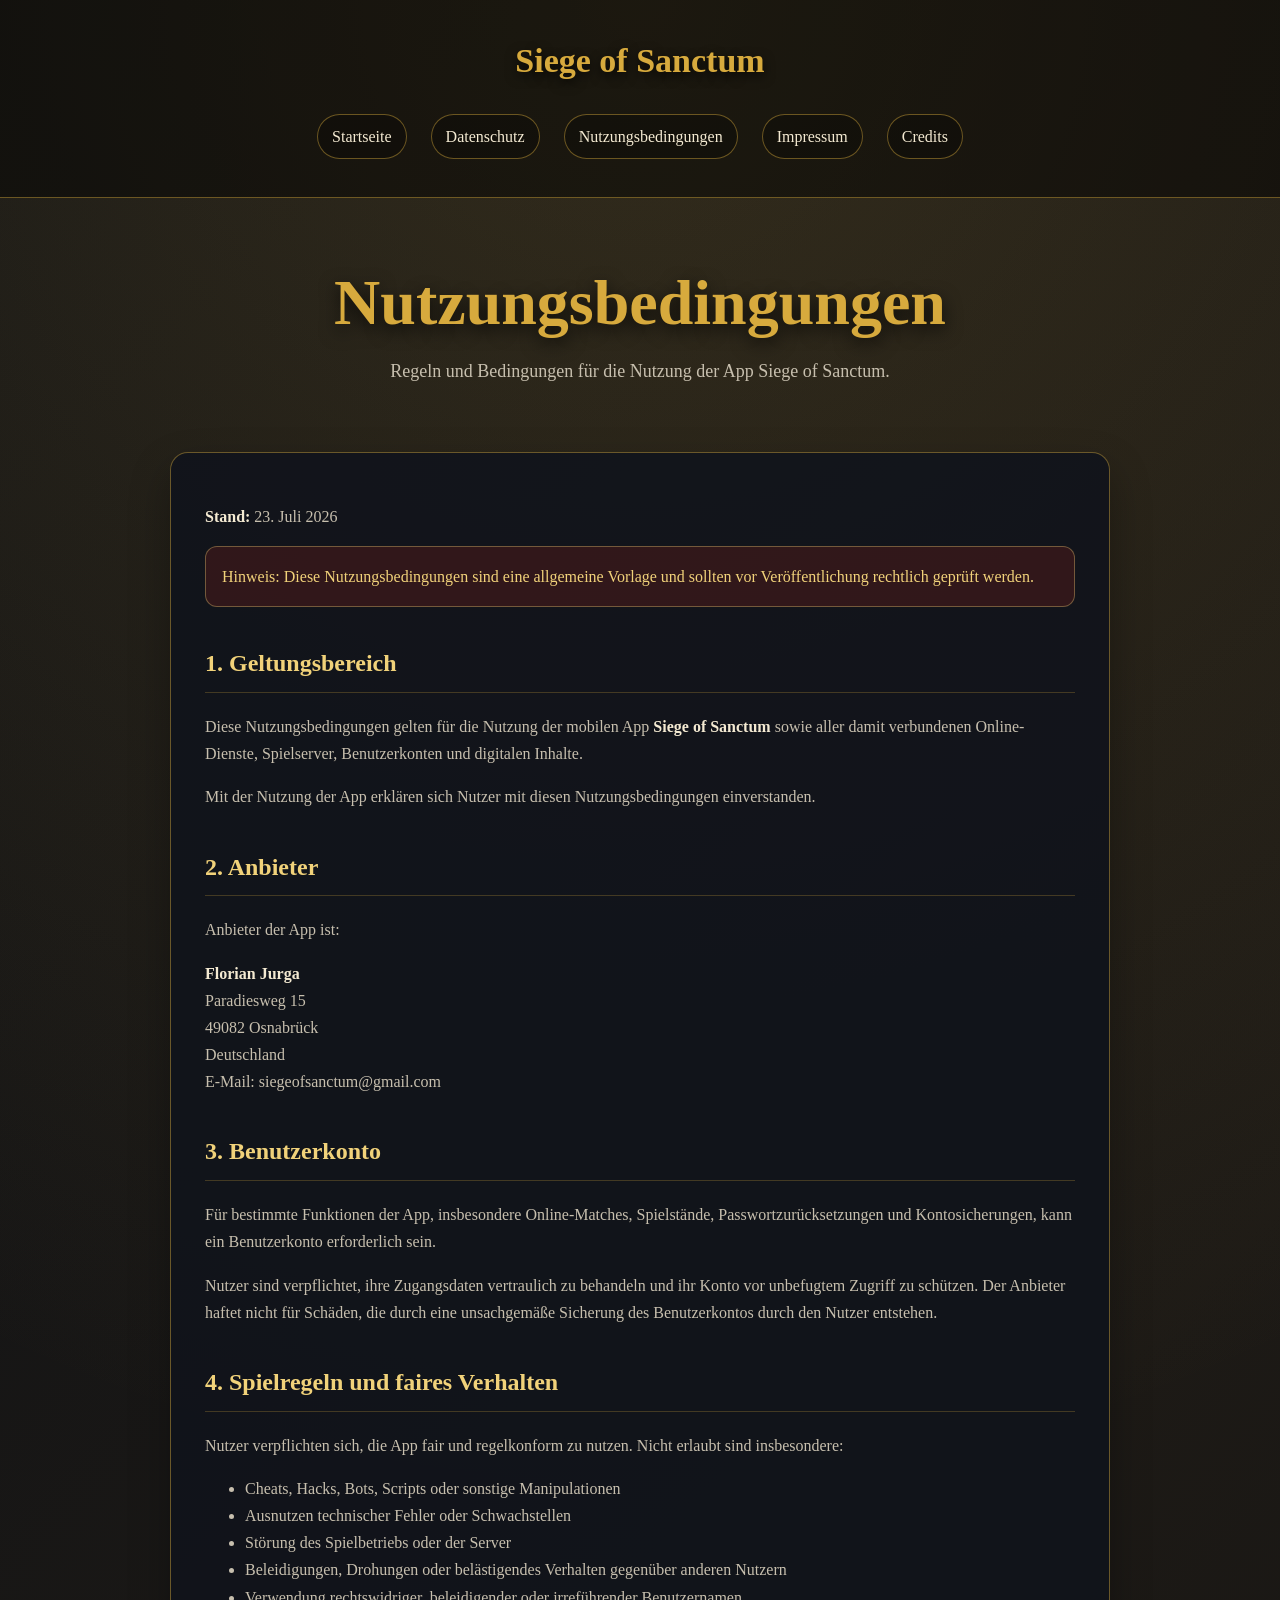
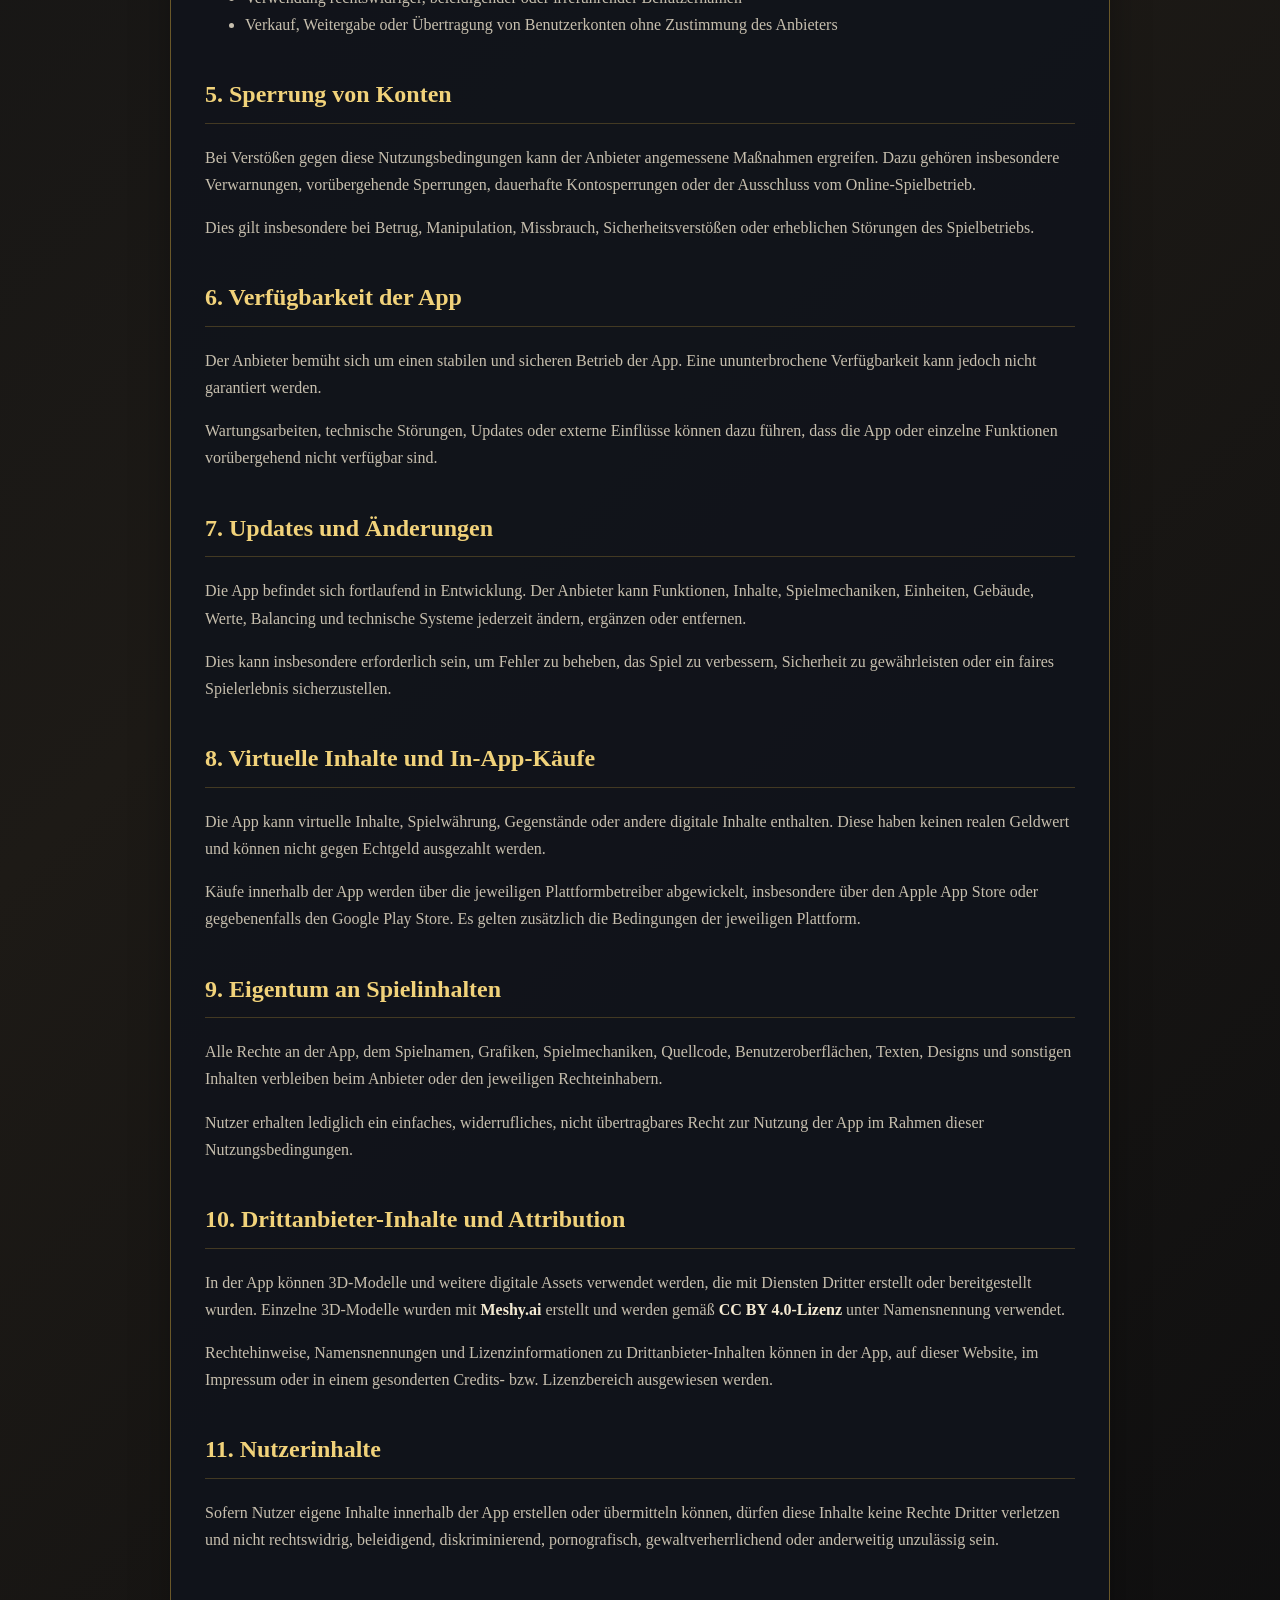
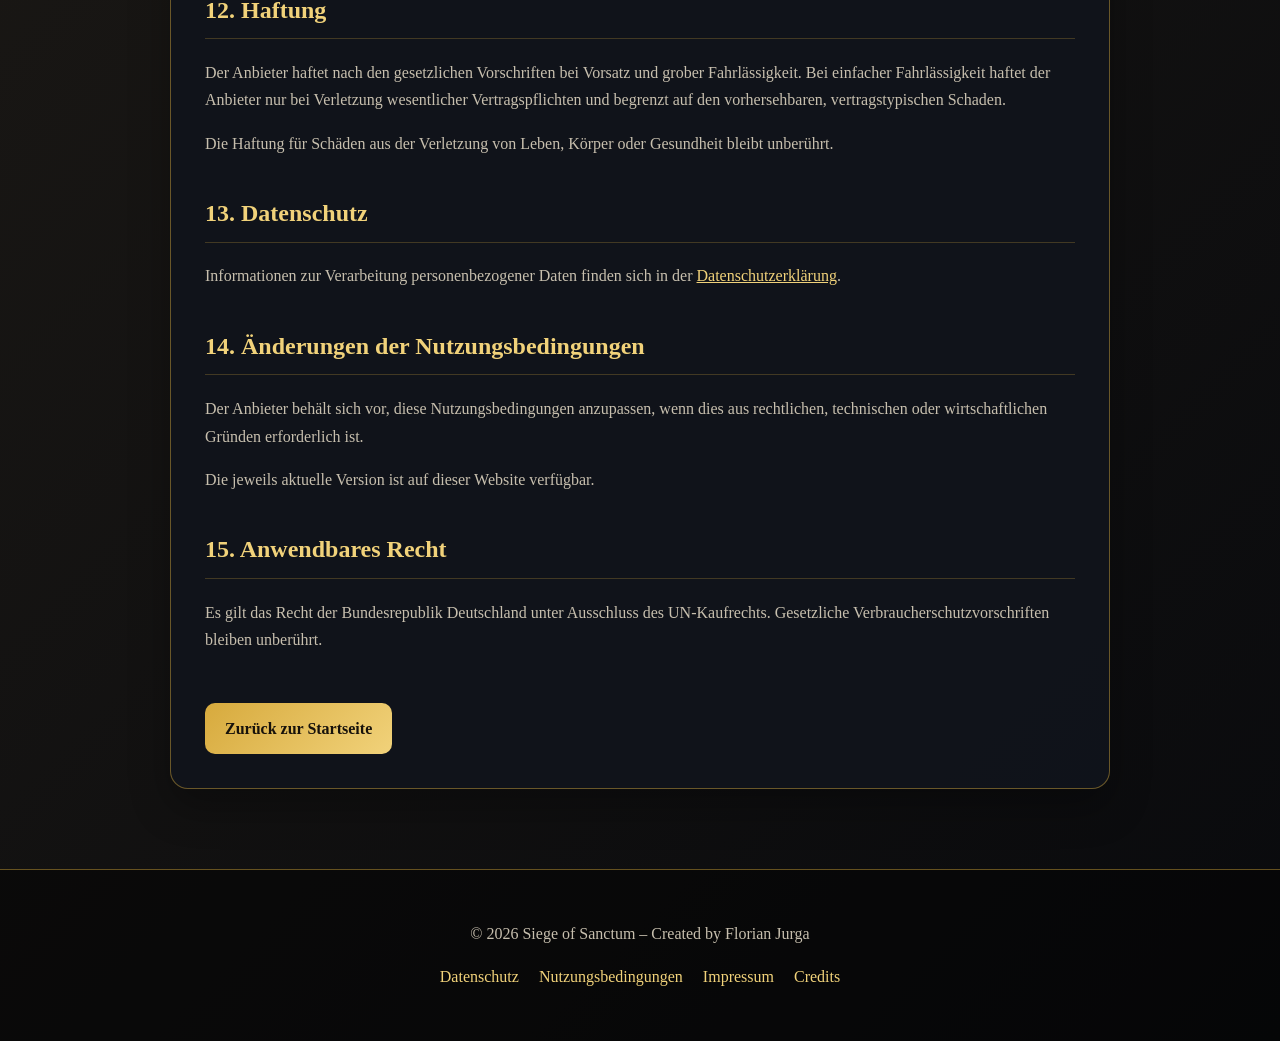
<file: terms-of-service.html>
<!DOCTYPE html>
<html lang="de">

<head>
    <meta charset="UTF-8">
    <meta name="viewport" content="width=device-width, initial-scale=1.0">
    <title>Nutzungsbedingungen – Siege of Sanctum</title>
    <link rel="stylesheet" href="style.css">
</head>

<body>

<header class="site-header">
    <a href="index.html" class="logo">Siege of Sanctum</a>

    <nav class="nav">
        <a href="index.html">Startseite</a>
        <a href="privacy-policy.html">Datenschutz</a>
        <a href="terms-of-service.html">Nutzungsbedingungen</a>
        <a href="imprint.html">Impressum</a>
        <a href="credits.html">Credits</a>
    </nav>
</header>

<section class="page-hero">
    <h1>Nutzungsbedingungen</h1>
    <p>Regeln und Bedingungen für die Nutzung der App Siege of Sanctum.</p>
</section>

<main class="container">
    <article class="legal-card">

        <p><strong>Stand:</strong> 23. Juli 2026</p>

        <div class="notice">
            Hinweis: Diese Nutzungsbedingungen sind eine allgemeine Vorlage und sollten vor Veröffentlichung rechtlich geprüft werden.
        </div>

        <h2>1. Geltungsbereich</h2>
        <p>
            Diese Nutzungsbedingungen gelten für die Nutzung der mobilen App <strong>Siege of Sanctum</strong>
            sowie aller damit verbundenen Online-Dienste, Spielserver, Benutzerkonten und digitalen Inhalte.
        </p>
        <p>
            Mit der Nutzung der App erklären sich Nutzer mit diesen Nutzungsbedingungen einverstanden.
        </p>

        <h2>2. Anbieter</h2>
        <p>
            Anbieter der App ist:
        </p>
        <p>
            <strong>Florian Jurga</strong><br>
            Paradiesweg 15<br>
            49082 Osnabrück<br>
            Deutschland<br>
            E-Mail: siegeofsanctum@gmail.com
        </p>

        <h2>3. Benutzerkonto</h2>
        <p>
            Für bestimmte Funktionen der App, insbesondere Online-Matches, Spielstände, Passwortzurücksetzungen
            und Kontosicherungen, kann ein Benutzerkonto erforderlich sein.
        </p>
        <p>
            Nutzer sind verpflichtet, ihre Zugangsdaten vertraulich zu behandeln und ihr Konto vor unbefugtem Zugriff
            zu schützen. Der Anbieter haftet nicht für Schäden, die durch eine unsachgemäße Sicherung des Benutzerkontos
            durch den Nutzer entstehen.
        </p>

        <h2>4. Spielregeln und faires Verhalten</h2>
        <p>
            Nutzer verpflichten sich, die App fair und regelkonform zu nutzen. Nicht erlaubt sind insbesondere:
        </p>
        <ul>
            <li>Cheats, Hacks, Bots, Scripts oder sonstige Manipulationen</li>
            <li>Ausnutzen technischer Fehler oder Schwachstellen</li>
            <li>Störung des Spielbetriebs oder der Server</li>
            <li>Beleidigungen, Drohungen oder belästigendes Verhalten gegenüber anderen Nutzern</li>
            <li>Verwendung rechtswidriger, beleidigender oder irreführender Benutzernamen</li>
            <li>Verkauf, Weitergabe oder Übertragung von Benutzerkonten ohne Zustimmung des Anbieters</li>
        </ul>

        <h2>5. Sperrung von Konten</h2>
        <p>
            Bei Verstößen gegen diese Nutzungsbedingungen kann der Anbieter angemessene Maßnahmen ergreifen.
            Dazu gehören insbesondere Verwarnungen, vorübergehende Sperrungen, dauerhafte Kontosperrungen
            oder der Ausschluss vom Online-Spielbetrieb.
        </p>
        <p>
            Dies gilt insbesondere bei Betrug, Manipulation, Missbrauch, Sicherheitsverstößen oder erheblichen
            Störungen des Spielbetriebs.
        </p>

        <h2>6. Verfügbarkeit der App</h2>
        <p>
            Der Anbieter bemüht sich um einen stabilen und sicheren Betrieb der App. Eine ununterbrochene Verfügbarkeit
            kann jedoch nicht garantiert werden.
        </p>
        <p>
            Wartungsarbeiten, technische Störungen, Updates oder externe Einflüsse können dazu führen, dass die App
            oder einzelne Funktionen vorübergehend nicht verfügbar sind.
        </p>

        <h2>7. Updates und Änderungen</h2>
        <p>
            Die App befindet sich fortlaufend in Entwicklung. Der Anbieter kann Funktionen, Inhalte, Spielmechaniken,
            Einheiten, Gebäude, Werte, Balancing und technische Systeme jederzeit ändern, ergänzen oder entfernen.
        </p>
        <p>
            Dies kann insbesondere erforderlich sein, um Fehler zu beheben, das Spiel zu verbessern, Sicherheit zu
            gewährleisten oder ein faires Spielerlebnis sicherzustellen.
        </p>

        <h2>8. Virtuelle Inhalte und In-App-Käufe</h2>
        <p>
            Die App kann virtuelle Inhalte, Spielwährung, Gegenstände oder andere digitale Inhalte enthalten.
            Diese haben keinen realen Geldwert und können nicht gegen Echtgeld ausgezahlt werden.
        </p>
        <p>
            Käufe innerhalb der App werden über die jeweiligen Plattformbetreiber abgewickelt, insbesondere über
            den Apple App Store oder gegebenenfalls den Google Play Store. Es gelten zusätzlich die Bedingungen
            der jeweiligen Plattform.
        </p>

        <h2>9. Eigentum an Spielinhalten</h2>
        <p>
            Alle Rechte an der App, dem Spielnamen, Grafiken, Spielmechaniken, Quellcode, Benutzeroberflächen,
            Texten, Designs und sonstigen Inhalten verbleiben beim Anbieter oder den jeweiligen Rechteinhabern.
        </p>
        <p>
            Nutzer erhalten lediglich ein einfaches, widerrufliches, nicht übertragbares Recht zur Nutzung der App
            im Rahmen dieser Nutzungsbedingungen.
        </p>

        <h2>10. Drittanbieter-Inhalte und Attribution</h2>
        <p>
            In der App können 3D-Modelle und weitere digitale Assets verwendet werden, die mit Diensten Dritter
            erstellt oder bereitgestellt wurden. Einzelne 3D-Modelle wurden mit <strong>Meshy.ai</strong> erstellt und werden gemäß
            <strong>CC BY 4.0-Lizenz</strong> unter Namensnennung verwendet.
        </p>
        <p>
            Rechtehinweise, Namensnennungen und Lizenzinformationen zu Drittanbieter-Inhalten können in der App,
            auf dieser Website, im Impressum oder in einem gesonderten Credits- bzw. Lizenzbereich ausgewiesen werden.
        </p>

        <h2>11. Nutzerinhalte</h2>
        <p>
            Sofern Nutzer eigene Inhalte innerhalb der App erstellen oder übermitteln können, dürfen diese Inhalte
            keine Rechte Dritter verletzen und nicht rechtswidrig, beleidigend, diskriminierend, pornografisch,
            gewaltverherrlichend oder anderweitig unzulässig sein.
        </p>

        <h2>12. Haftung</h2>
        <p>
            Der Anbieter haftet nach den gesetzlichen Vorschriften bei Vorsatz und grober Fahrlässigkeit.
            Bei einfacher Fahrlässigkeit haftet der Anbieter nur bei Verletzung wesentlicher Vertragspflichten
            und begrenzt auf den vorhersehbaren, vertragstypischen Schaden.
        </p>
        <p>
            Die Haftung für Schäden aus der Verletzung von Leben, Körper oder Gesundheit bleibt unberührt.
        </p>

        <h2>13. Datenschutz</h2>
        <p>
            Informationen zur Verarbeitung personenbezogener Daten finden sich in der
            <a href="privacy-policy.html">Datenschutzerklärung</a>.
        </p>

        <h2>14. Änderungen der Nutzungsbedingungen</h2>
        <p>
            Der Anbieter behält sich vor, diese Nutzungsbedingungen anzupassen, wenn dies aus rechtlichen,
            technischen oder wirtschaftlichen Gründen erforderlich ist.
        </p>
        <p>
            Die jeweils aktuelle Version ist auf dieser Website verfügbar.
        </p>

        <h2>15. Anwendbares Recht</h2>
        <p>
            Es gilt das Recht der Bundesrepublik Deutschland unter Ausschluss des UN-Kaufrechts.
            Gesetzliche Verbraucherschutzvorschriften bleiben unberührt.
        </p>

        <a href="index.html" class="back-link">Zurück zur Startseite</a>

    </article>
</main>

<footer class="footer">
    <p>© 2026 Siege of Sanctum – Created by Florian Jurga</p>
    <p>
        <a href="privacy-policy.html">Datenschutz</a>
        <a href="terms-of-service.html">Nutzungsbedingungen</a>
        <a href="imprint.html">Impressum</a>
        <a href="credits.html">Credits</a>
    </p>
</footer>

</body>
</html>
</file>
<file: style.css>
:root {
    --bg-dark: #0f1115;
    --bg-stone: #1b1f27;
    --bg-card: rgba(17, 20, 28, 0.92);
    --gold: #d7aa3d;
    --gold-light: #f1d27a;
    --text-main: #f4ead2;
    --text-muted: #c7bfae;
    --border: rgba(215, 170, 61, 0.45);
    --red: #7b241c;
}

* {
    box-sizing: border-box;
}

body {
    margin: 0;
    font-family: Georgia, "Times New Roman", serif;
    background:
        radial-gradient(circle at top, rgba(215, 170, 61, 0.16), transparent 35%),
        linear-gradient(135deg, #0f1115 0%, #1d1a16 45%, #090a0d 100%);
    color: var(--text-main);
    line-height: 1.7;
}

a {
    color: var(--gold-light);
}

.site-header {
    padding: 32px 20px;
    border-bottom: 1px solid var(--border);
    background: rgba(0, 0, 0, 0.45);
    text-align: center;
}

.site-header a {
    text-decoration: none;
}

.logo {
    font-size: 34px;
    color: var(--gold);
    font-weight: bold;
    text-shadow: 0 4px 12px rgba(0,0,0,0.8);
}

.nav {
    margin-top: 18px;
}

.nav a {
    display: inline-block;
    margin: 6px 10px;
    text-decoration: none;
    color: var(--text-main);
    border: 1px solid var(--border);
    padding: 8px 14px;
    border-radius: 999px;
    background: rgba(0,0,0,0.25);
}

.nav a:hover {
    background: rgba(215,170,61,0.16);
}

.page-hero {
    padding: 70px 20px 35px;
    text-align: center;
}

.page-hero h1 {
    margin: 0;
    font-size: clamp(38px, 6vw, 64px);
    color: var(--gold);
    line-height: 1.1;
    text-shadow: 0 6px 18px rgba(0,0,0,0.75);
}

.page-hero p {
    max-width: 760px;
    margin: 18px auto 0;
    color: var(--text-muted);
    font-size: 18px;
}

.container {
    max-width: 980px;
    margin: 0 auto;
    padding: 30px 20px 80px;
}

.legal-card {
    background: var(--bg-card);
    border: 1px solid var(--border);
    border-radius: 18px;
    padding: 34px;
    box-shadow: 0 18px 40px rgba(0,0,0,0.3);
}

.legal-card h2 {
    color: var(--gold-light);
    margin-top: 36px;
    border-bottom: 1px solid rgba(215,170,61,0.25);
    padding-bottom: 8px;
}

.legal-card h2:first-child {
    margin-top: 0;
}

.legal-card p,
.legal-card li {
    color: var(--text-muted);
}

.legal-card strong {
    color: var(--text-main);
}

.back-link {
    display: inline-block;
    margin-top: 34px;
    text-decoration: none;
    color: #17120b;
    background: linear-gradient(135deg, var(--gold), var(--gold-light));
    padding: 12px 20px;
    border-radius: 10px;
    font-weight: bold;
}

.footer {
    padding: 34px 20px;
    border-top: 1px solid var(--border);
    text-align: center;
    color: var(--text-muted);
    background: rgba(0,0,0,0.45);
}

.footer a {
    margin: 0 8px;
    text-decoration: none;
}

.footer a:hover {
    text-decoration: underline;
}

.notice {
    padding: 16px;
    border: 1px solid rgba(241,210,122,0.35);
    background: rgba(123,36,28,0.3);
    border-radius: 12px;
    color: var(--gold-light);
}

@media (max-width: 700px) {
    .legal-card {
        padding: 24px;
    }

    .nav a {
        display: block;
        max-width: 260px;
        margin: 8px auto;
    }
}
</file>
